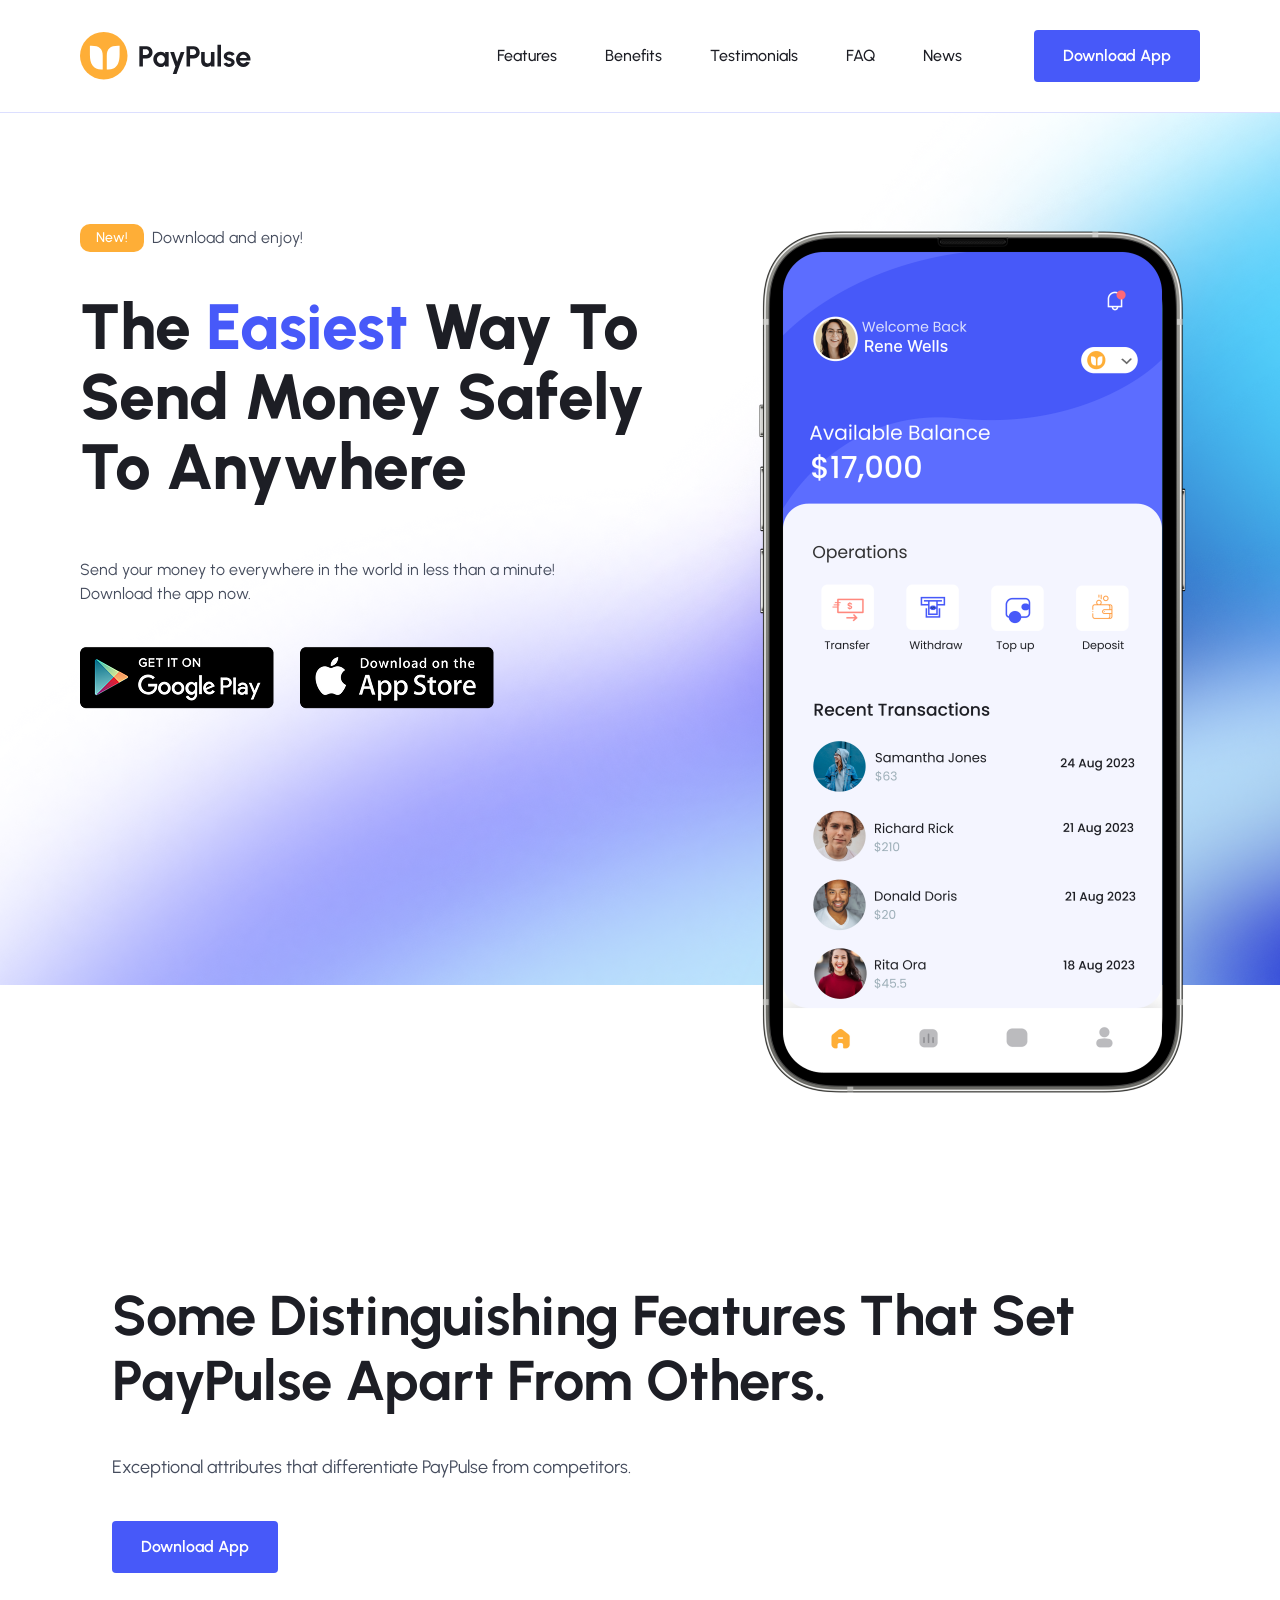
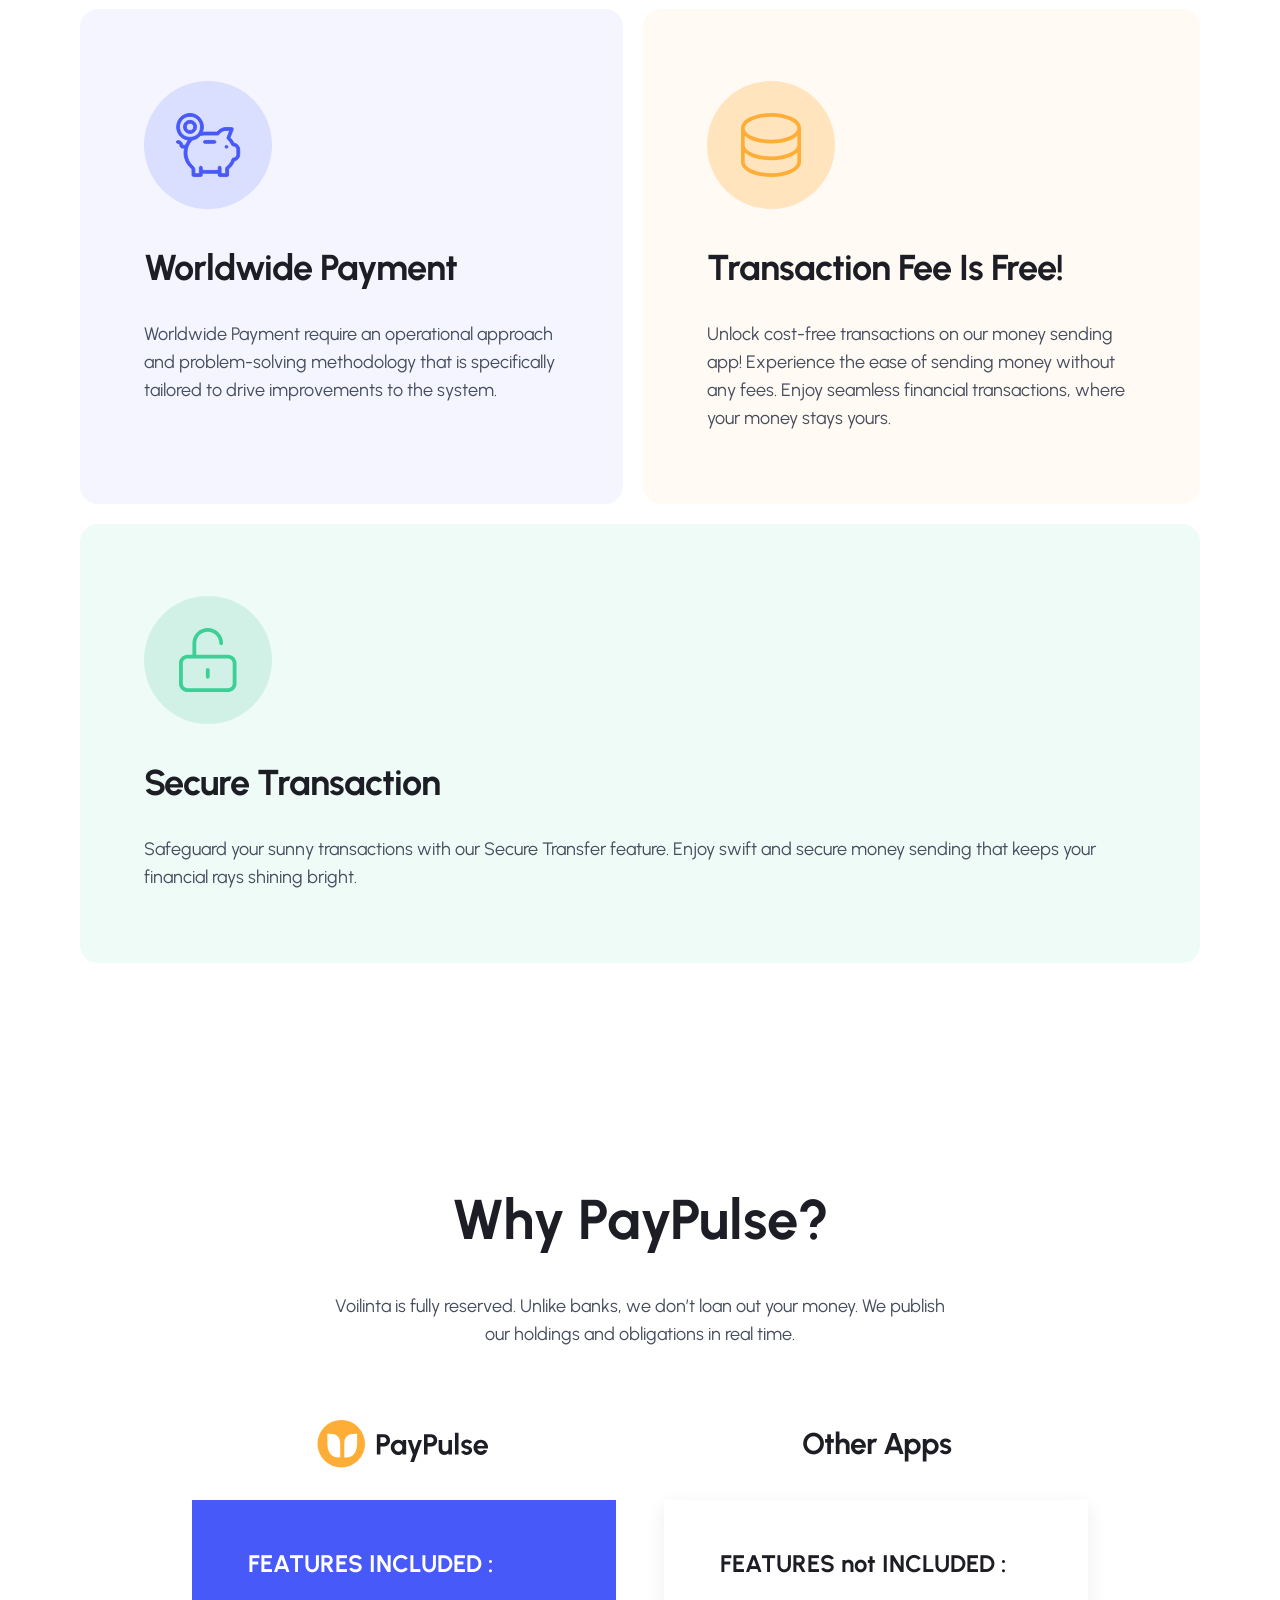
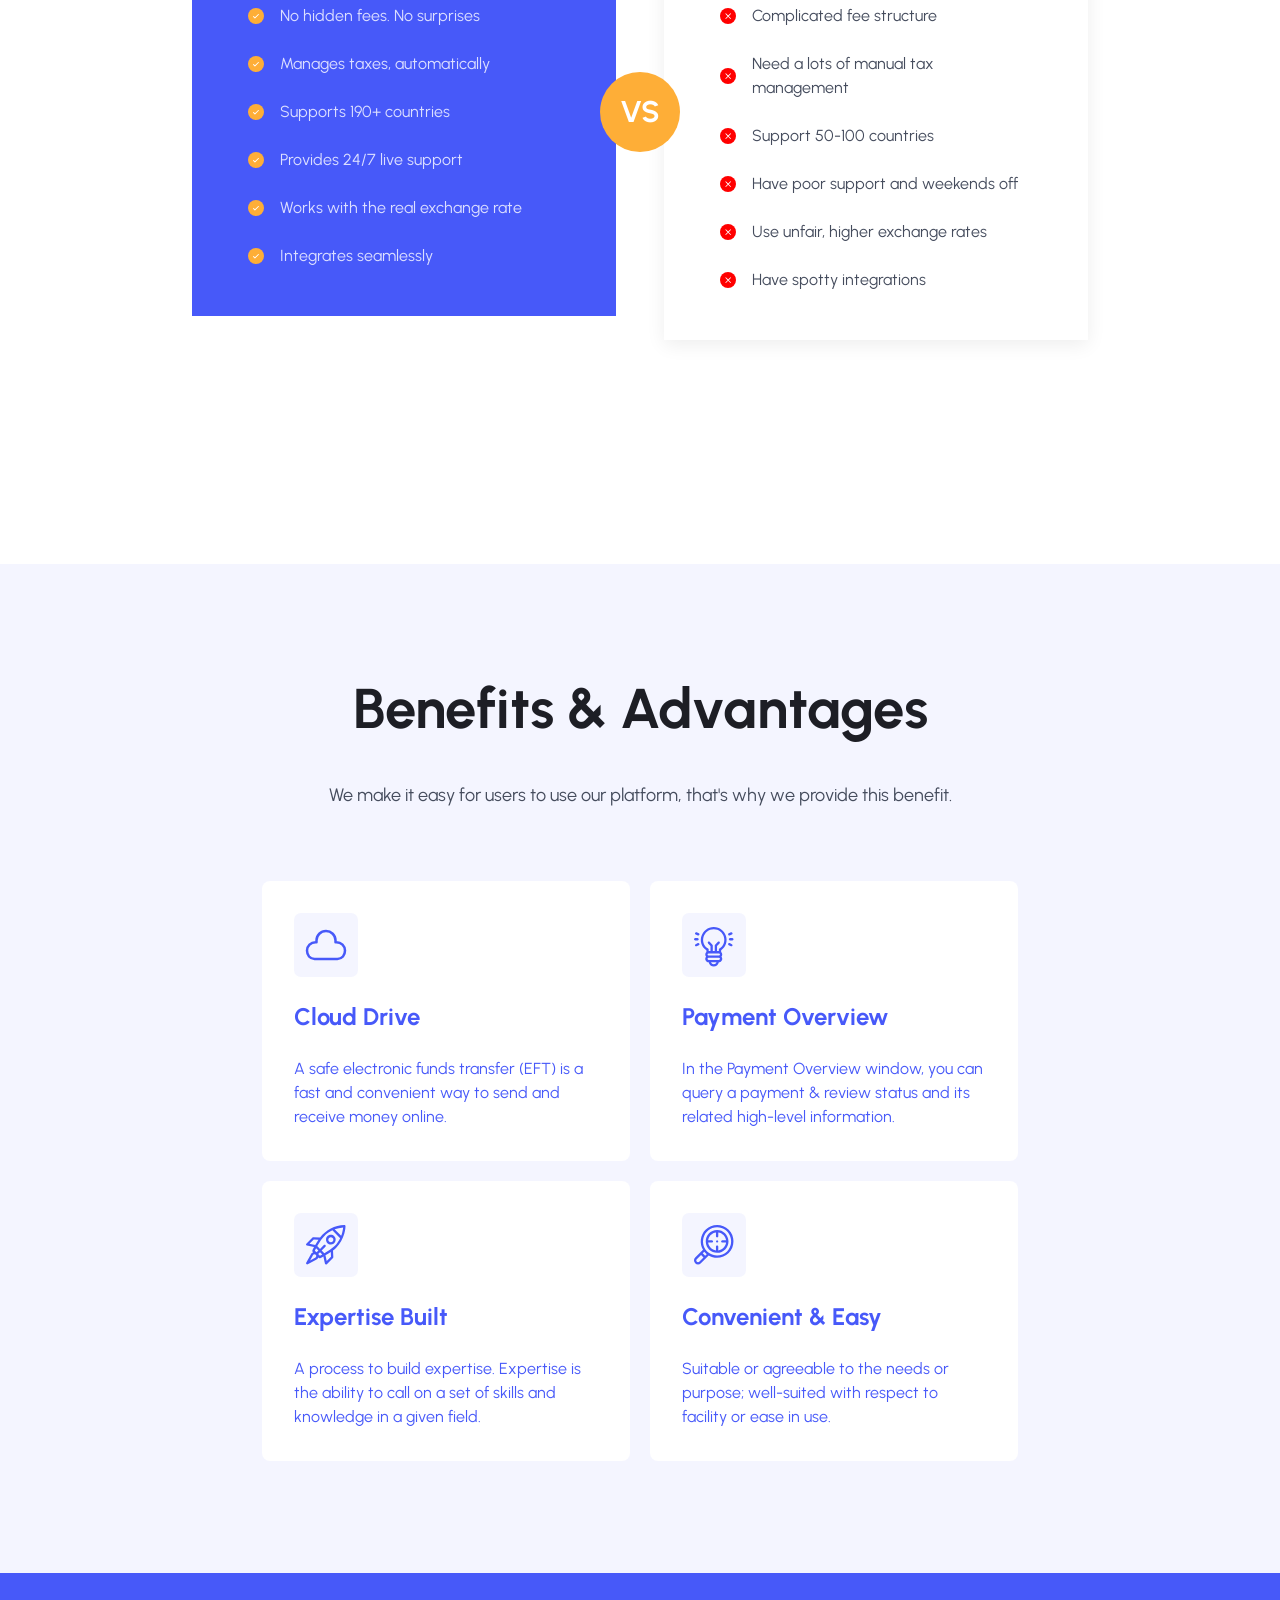
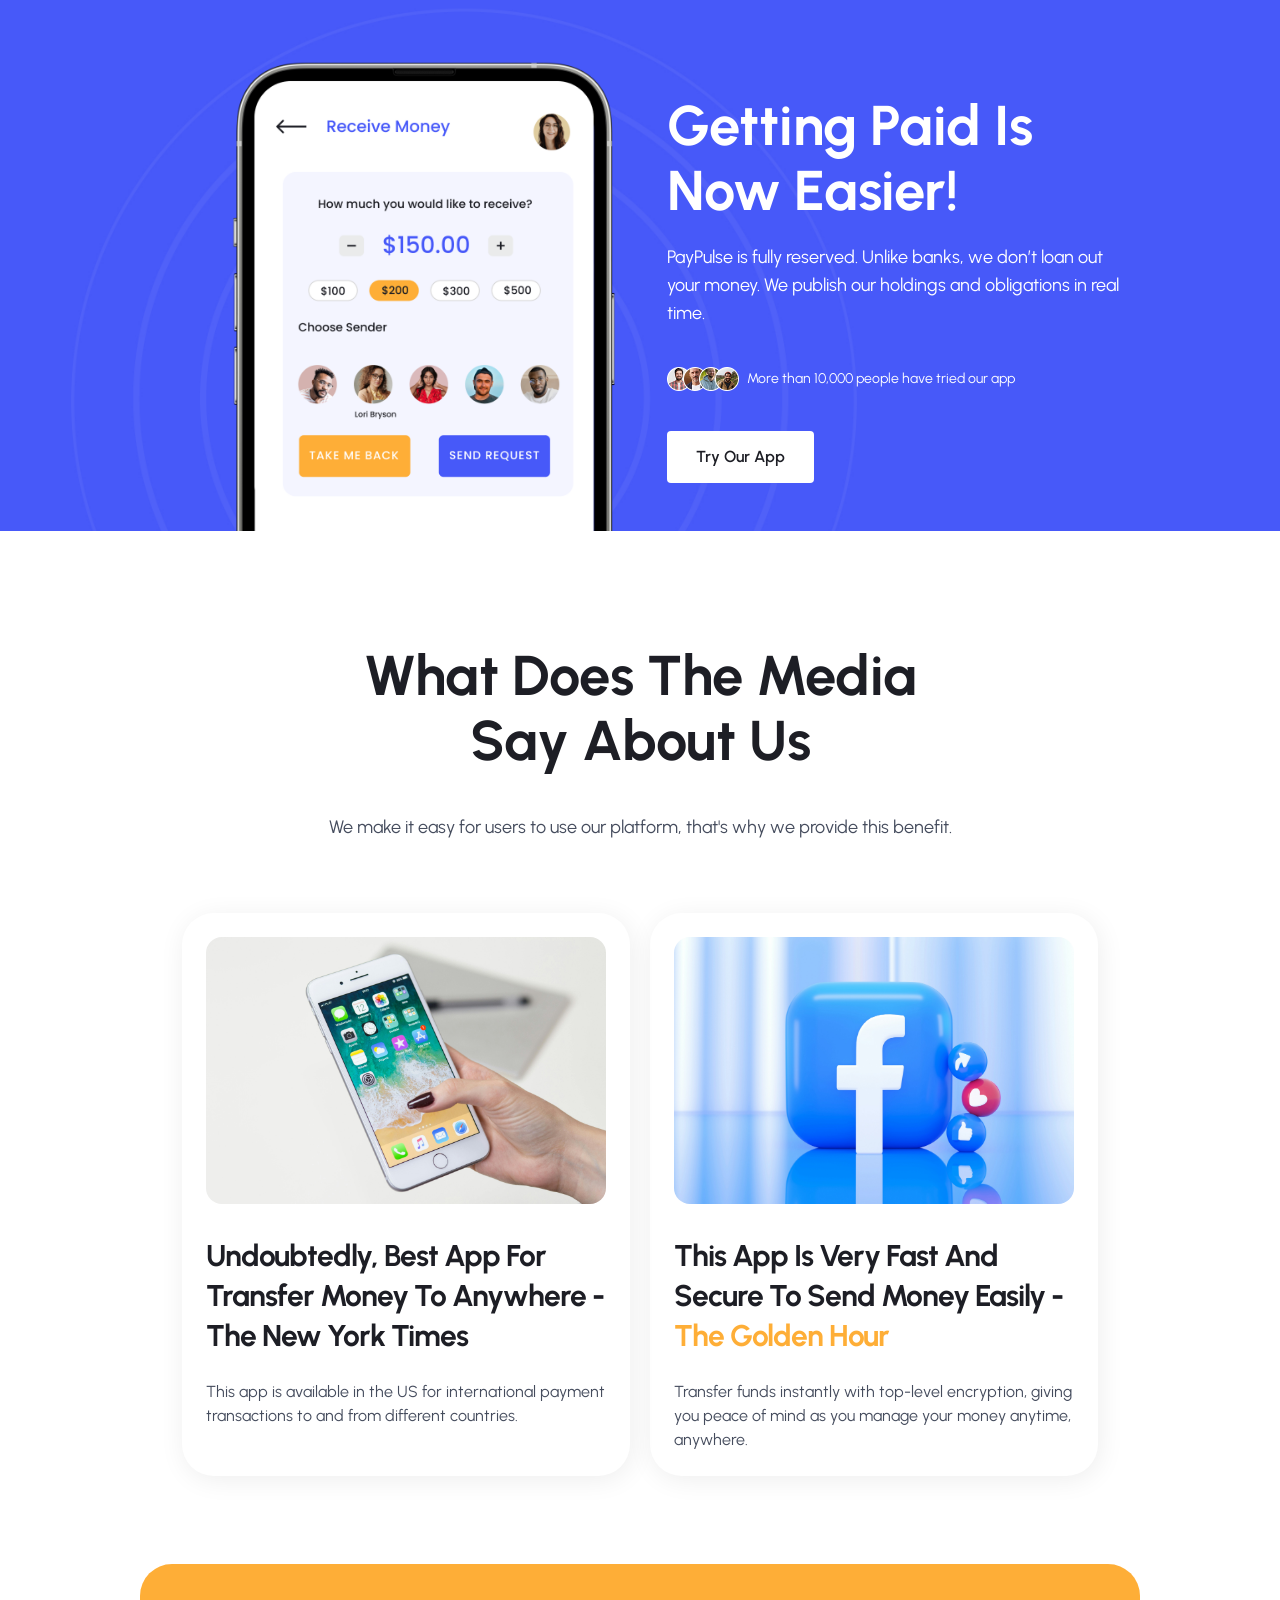
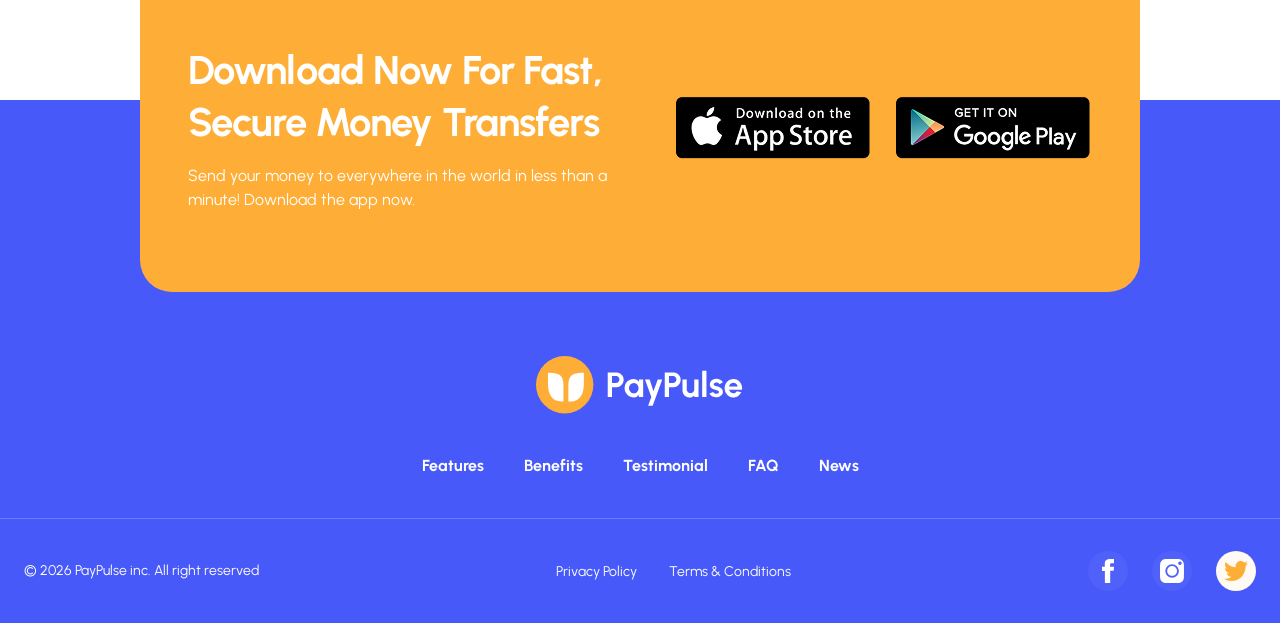
<file: index.html>
<!DOCTYPE html>
<html lang="en">

<head>
    <style>@import url('https://fonts.googleapis.com/css2?family=Urbanist:ital,wght@0,100..900;1,100..900&display=swap');</style>
    <meta charset="UTF-8">
    <meta name="viewport" content="width=device-width, initial-scale=1.0">
    <meta name="robots" content="index, follow">
    <meta name="description" content="Send your money to everywhere in the world in less than a minute! Download the app now.">
    <link rel="canonical" href="">
    <link rel="stylesheet" href="PayPulse.css">
    <link rel="shortcut icon" type="image/ico" href="/assets/web-icon.ico" />
    <title>PayPulse</title>
</head>

<body>
    <header>
        <!-- NAVIGATION -->
        <nav class="navbar">
            <img class="logo" src="assets/Logo.svg">
            <div class="menu-container">
                <ul class="menu">
                    <li><a href="#">Features</a></li>
                    <li><a href="#">Benefits</a></li>
                    <li><a href="#">Testimonials</a></li>
                    <li><a href="#">FAQ</a></li>
                    <li><a href="#">News</a></li>
                </ul>
                <a class="button-primary" href="#">Download App</a>
            
            <!-- MOBILE NAVIGATION -->
            <div class="dropdown">
                <div class="menu-button-container">
                    <a onclick="myFunction()" class="dropbtn"></a>
                </div>
                <div id="myDropdown" class="dropdown-content">
                    <li><a href="#">Features</a></li>
                    <li><a href="#">Benefits</a></li>
                    <li><a href="#">Testimonials</a></li>
                    <li><a href="#">FAQ</a></li>
                    <li><a href="#">News</a></li>
                </div>
            </div>
        </nav>
        <!-- HERO HEADER -->
        <div class="hero-header">
            <div id="background-image"></div>
            <div class="hero-content">
                <div class="col-left">
                    <div class="subheading">
                        <p class="new">New!</p>
                        <p class="body-text">Download and enjoy!</p>
                    </div>
                    <div class="hero-copy">
                        <h1 class="heading-1">The <span>Easiest</span> way to send money safely to anywhere</h1>
                        <div class="hero-copy-paragraph">
                            <p class="body-text">Send your money to everywhere in the world in less than a minute!</p>
                            <p class="body-text">Download the app now.</p>
                        </div>
                        <div class="app-links">
                            <img src="assets/Goggle Play.png" alt="Google Play badge with a multicolored play button icon on a black background.">
                            <img src="assets/App Store.png" alt="Black banner with white Apple logo and text reading 'Download on the App Store.'">
                        </div>
                    </div>
                </div>
                <img class="hero-phone" src="assets/bg-image.png" alt="Mobile banking app screen showing user profile with a $17,000 balance. Options for transfer, withdraw, top-up, and deposit are visible. Recent transactions list names, dates, and amounts.">
            </div>
        </div>
    </header>

    <main>
        <!-- ABOUT SECTION -->
        <section class="about-section">
            <div class="about-content">
                <div class="about-card" id="worldwide">
                    <img src="assets/IconBox-01.svg">
                    <h4 class="heading-4">Worldwide Payment</h4>
                    <p class="lead-text">Worldwide Payment require an operational approach and problem-solving methodology that is
                        specifically tailored to drive improvements to the system.</p>
                </div>
                <div class="about-card" id="features">
                    <h2 class="heading-2">Some distinguishing features that set PayPulse apart from others.</h2>
                    <p class="lead-text">Exceptional attributes that differentiate PayPulse from competitors.</p>
                    <a class="button-primary" href="#">Download App</a>
                </div>
                <div class="about-card" id="transaction">
                    <img src="assets/IconBox-03.svg">
                    <h4 class="heading-4">Transaction fee is free!</h4>
                    <p class="lead-text">Unlock cost-free transactions on our money sending app! Experience the ease of sending money
                        without any fees. Enjoy seamless financial transactions, where your money stays yours.</p>
                </div>
                <div class="about-card" id="secure">
                    <img src="assets/IconBox-02.svg">
                    <h4 class="heading-4">Secure Transaction</h4>
                    <p class="lead-text">Safeguard your sunny transactions with our Secure Transfer feature. Enjoy swift and secure money
                        sending that keeps your financial rays shining bright.</p>
                </div>
            </div>
        </section>
        
        <!-- WHY PAYPULSE? SECTION -->
        <section class="why-section">
            <div class="why-content">
                <h2 class="heading-2">Why PayPulse?</h2>
                <p class="lead-text">Voilinta is fully reserved. Unlike banks, we don’t loan out your money. We publish our holdings and
                    obligations in real time.</p>
                <div class="why-cards-container">
                    <div class="why-card">
                        <img src="assets/Logo.svg">
                        <div class="why-card-features" id="features-included">
                            <h6 class="heading-6">FEATURES INCLUDED :</h6>
                            <ul class="features-list">
                                <li><img src="assets/icon-check.svg">No hidden fees. No surprises</li>
                                <li><img src="assets/icon-check.svg">Manages taxes, automatically</li>
                                <li><img src="assets/icon-check.svg">Supports 190+ countries</li>
                                <li><img src="assets/icon-check.svg">Provides 24/7 live support</li>
                                <li><img src="assets/icon-check.svg">Works with the real exchange rate</li>
                                <li><img src="assets/icon-check.svg">Integrates seamlessly</li>
                            </ul>
                        </div>
                    </div>
                    <div id="vs">
                        <p>VS</p>
                    </div>
                    <div class="why-card">
                        <p id="other-apps">Other Apps</p>
                        <div class="why-card-features" id="features-not-included">
                            <h6 class="heading-6">FEATURES not INCLUDED :</h6>
                            <ul class="features-list">
                                <li><img src="assets/icon-error.svg">Complicated fee structure</li>
                                <li><img src="assets/icon-error.svg">Need a lots of manual tax management</li>
                                <li><img src="assets/icon-error.svg">Support 50-100 countries</li>
                                <li><img src="assets/icon-error.svg">Have poor support and weekends off</li>
                                <li><img src="assets/icon-error.svg">Use unfair, higher exchange rates</li>
                                <li><img src="assets/icon-error.svg">Have spotty integrations</li>
                            </ul>
                        </div>
                    </div>
                </div>
            </div>
        </section>

        <!-- BENEFITS & ADVANTAGES SECTION -->
        <section class="benefits-section">
            <h2 class="heading-2">Benefits & Advantages</h2>
            <p class="lead-text">We make it easy for users to use our platform, that's why we provide this benefit.</p>
            <div class="benefits-card-list">
                <div class="benefits-card">
                    <img src="assets/icon-cloud.svg">
                    <h6 class="heading-6">Cloud Drive</h6>
                    <p class="body-text">A safe electronic funds transfer (EFT) is a fast and convenient way to send and receive money
                        online.</p>
                </div>
                <div class="benefits-card">
                    <img src="assets/icon-light-bulb.svg">
                    <h6 class="heading-6">Payment Overview</h6>
                    <p class="body-text">In the Payment Overview window, you can query a payment & review status and its related
                        high-level information.</p>
                </div>
                <div class="benefits-card">
                    <img src="assets/icon-rocket.svg">
                    <h6 class="heading-6">Expertise Built</h6>
                    <p class="body-text">A process to build expertise. Expertise is the ability to call on a set of skills and knowledge
                        in a given field.</p>
                </div>
                <div class="benefits-card">
                    <img src="assets/icon-magnifier.svg">
                    <h6 class="heading-6">Convenient & Easy</h6>
                    <p class="body-text">Suitable or agreeable to the needs or purpose; well-suited with respect to facility or ease in
                        use.</p>
                </div>
            </div>
        </section>

        <!-- CTA SECTION -->
        <section class="cta-section">
            <img id="cta-phone" src="assets/phone-cta.png" alt="Mobile app interface titled 'Receive Money.'' Displays options to select amounts and choose a sender. Buttons read 'Take Me Back' and 'Send Request.'">
            <div class="col-right">
                <h2 class="heading-2">Getting Paid Is Now Easier!</h2>
                <p class="lead-text">PayPulse is fully reserved. Unlike banks, we don’t loan out your money. We publish our holdings and
                    obligations in real time.</p>
                <div class="cta-stats">
                    <img id="user-image" src="assets/users.png">
                    <p class="body-text">More than 10,000 people have tried our app</p>
                </div>
                <a href="#" class="button-primary">Try Our App</a>
            </div>
        </section>

        <!-- BLOG SECTION -->
        <section class="blog-section">
            <h2 class="heading-2">What Does The Media Say About Us</h2>
            <p class="lead-text">We make it easy for users to use our platform, that's why we provide this benefit.</p>
            <div class="blog-cards-container">
                <div class="blog-card">
                    <img src="assets/blog-card-image-1.jpg" alt="A hand with dark nail polish holds a white smartphone displaying a home screen with colorful app icons. The background is a blurred, light surface.">
                    <h5 class="heading-5">Undoubtedly, Best App for transfer money to anywhere - The New York times</h5>
                    <p class="body-text">This app is available in the US for international payment transactions to and from different
                        countries.</p>
                </div>
                <div class="blog-card">
                    <img src="assets/blog-card-image-2.jpg" alt="A blue, glossy Facebook icon is centered with smaller emoji spheres for like, love, and vote reactions stacked beside it, set against a blurred blue background.">
                    <h5 class="heading-5">This app is very fast and secure to send money easily - <span>The Golden Hour</span></h5>
                    <p class="body-text">Transfer funds instantly with top-level encryption, giving you peace of mind as you manage your
                        money anytime, anywhere.</p>
                </div>
            </div>
        </section>
    </main>

    <!-- FOOTER -->
    <footer>
        <div class="app-download-links">
            <div class="footer-col-left">
                <h3 class="heading-3">Download Now For Fast, Secure Money Transfers</h3>
                <p class="body-text">Send your money to everywhere in the world in less than a minute! Download the app now.</p>
            </div>
            <div class="footer-col-right">
                <img src="assets/App Store.png" alt="Black banner with white Apple logo and text reading 'Download on the App Store.'">
                <img src="assets/Goggle Play.png" alt="Google Play badge with a multicolored play button icon on a black background.">
            </div>
        </div>
        <div class="footer-content">
            <div class="footer-top">
                <img src="assets/Logo-footer.svg">
                <ul class="footer-menu">
                    <li><a href="#">Features</a></li>
                    <li><a href="#">Benefits</a></li>
                    <li><a href="#">Testimonial</a></li>
                    <li><a href="#">FAQ</a></li>
                    <li><a href="#">News</a></li>
                </ul>
            </div>
            <div class="footer-bottom">
                <p class="body-text">© 2026 PayPulse inc. All right reserved</p>
                <ul class="footer-legal-list">
                    <li><a href="#">Privacy Policy</a></li>
                    <li><a href="#">Terms & Conditions</a></li>
                </ul>
                <div class="footer-socials">
                    <img src="assets/social-icon-facebook.svg">
                    <img src="assets/social-icon-instagram.svg">
                    <img src="assets/social-icon-twitter.svg">
                </div>
            </div>
        </div>
    </footer>
</body>
</html>

<script>
    function myFunction() {
        document.getElementById("myDropdown").classList.toggle("show");
    }

    window.onclick = function (event) {
        if (!event.target.matches('.dropbtn')) {
            var dropdowns = document.getElementsByClassName("dropdown-content");
            var i;
            for (i = 0; i < dropdowns.length; i++) {
                var openDropdown = dropdowns[i];
                if (openDropdown.classList.contains('show')) {
                    openDropdown.classList.remove('show');
                }
            }
        }
    }
</script>
</file>
<file: PayPulse.css>
:root {
    /* COLOR VARIABLES */
    --color-white: #FFFFFF;
    --color-gray: #DCDFFF;
    --color-gray-2: #F4F5FF;
    --color-text: #1D1E25;
    --color-text-2: #454C5D;
    --color-accent: #4759F9;
    --color-accent-2: #FEAE37;
    --color-accent-3: #3CD097;
    --color-accent-100: #DADEFF;
    --color-accent-2-50: #FFE4BE;
    --color-accent-2-100: #FFFAF3;
    --color-accent-3-50: #D1F1E6;
    --color-accent-3-100: #EFFBF7;

    /* TYPOGRAPHY VARIABLES */
    --body-font: "Urbanist", sans-serif;

    --h1-size: 64px;
    --h2-size: 56px;
    --h3-size: 40px;
    --h4-size: 36px;
    --h5-size: 30px;
    --h6-size: 24px;
    --p-size-lead: 18px;
    --p-size-body: 16px;
    --p-size-small: 14px;

    --line-height-h1: 70px;
    --line-height-h2: 65px;
    --line-height-h3: 52px;
    --line-height-h4: 40px;
    --line-height-h5: 40px;
    --line-height-h6: 32px;
    --line-height-lead: 28px;
    --line-height-body: 24px;
    --line-height-small: 20px;

    --letter-spacing-h3: -0.88px;
    --letter-spacing-h4: -1px;
    --letter-spacing-h5: -1px;

    /* SPACING VARIABLES */
    --space-unit: 16px;         /*1em = 16px*/
    --space-1: 8px;             /*calc(0.5 * var(--space-unit))*/
    --space-2: 10px;            /*calc(0.625 * var(--space-unit))*/
    --space-3: 12px;            /*calc(0.75 * var(--space-unit))*/
    --space-4: 20px;            /*calc(1.25 * var(--space-unit))*/
    --space-5: 24px;            /*calc(1.5 * var(--space-unit))*/
    --space-6: 30px;            /*calc(1.875 * var(--space-unit))*/          
    --space-7: 32px;            /*calc(2 * var(--space-unit))*/
    --space-8: 40px;            /*calc(2.5 * var(--space-unit))*/
    --space-9: 48px;            /*calc(3 * var(--space-unit))*/
    --space-10: 56px;           /*calc(3.5 * var(--space-unit))*/
    --space-11: 64px;           /*calc(4 * var(--space-unit))*/
    --space-12: 72px;           /*calc(4.5 * var(--space-unit))*/
    --space-13: 80px;           /*calc(5 * var(--space-unit))*/
    --space-14: 112px;          /*calc(7 * var(--space-unit))*/
    --space-15: 200px;          /*calc(12.5 * var(--space-unit))*/
    --space-16: 256px;          /*calc(16 * var(--space-unit))*/
    --space-17: 288px;          /*calc(18 * var(--space-unit))*/
}

/* PRIMITIVES */

.button-primary {
    background-color: var(--color-accent);
    color: var(--color-white);
    border: none;
    padding: 14px 29px;
    margin: 0;
    font-family: var(--body-font);
    font-size: var(--p-size-body);
    font-weight: 600;
    line-height: var(--line-height-body);
    text-decoration: none;
    border-radius: 4px;
    transition: 0.3s;
}

.button-primary:hover {
    background-color: var(--color-gray);
    color: var(--color-accent);
}

.heading-1 {
    margin: 0;
    font-size: var(--h1-size);
    line-height: var(--line-height-h1);
    font-weight: 800;
    text-transform: capitalize;
    color: var(--color-text);
}

.heading-2 {
    margin: 0;
    font-size: var(--h2-size);
    line-height: var(--line-height-h2);
    font-weight: 700;
    text-transform: capitalize;
    color: var(--color-text);
}

.heading-3 {
    margin: 0;
    font-size: var(--h3-size);
    line-height: var(--line-height-h3);
    letter-spacing: var(--letter-spacing-h3);
    font-weight: 700;
    text-transform: capitalize;
    color: var(--color-text);
}

.heading-4 {
    margin: 0;
    font-size: var(--h4-size);
    line-height: var(--line-height-h4);
    letter-spacing: var(--letter-spacing-h4);
    font-weight: 700;
    text-transform: capitalize;
    color: var(--color-text);
}

.heading-5 {
    margin: 0;
    font-size: var(--h5-size);
    line-height: var(--line-height-h5);
    letter-spacing: var(--letter-spacing-h5);
    font-weight: 700;
    text-transform: capitalize;
    color: var(--color-text);
}

.heading-6 {
    margin: 0;
    font-size: var(--h6-size);
    line-height: var(--line-height-h6);
    font-weight: 700;
    text-transform: capitalize;
    color: var(--color-text);
}

.lead-text {
    margin: 0;
    color: var(--color-text-2);
    font-size: var(--p-size-lead);
    line-height: var(--line-height-lead);
    font-weight: 400;
    text-align: center;
}

.body-text {
    margin: 0;
    color: var(--color-text-2);
    font-size: var(--p-size-body);
    line-height: var(--line-height-body);
    font-weight: 400;
}

/* BURGER MENU STYLES */

header nav .dropdown {
    display: none;
}

.menu-button-container {
    margin: 0;
    padding: 0;
    display: flex;
    align-items: center;
    display: flex;
    justify-content: center;
    align-items: center;
}

.dropbtn {
    margin: 0;
    border: none;
    width: 40px;
    height: 40px;
    background-image: url(assets/menu.svg);
    background-repeat: no-repeat;
    background-size: contain;
}

.dropbtn:hover, .dropbtn:focus {
    background-color: transparent;
}

.dropdown {
    position: relative;
    display: inline-block;
}

.dropdown-content {
    display: none;
    position: absolute;
    background-color: var(--color-white);
    min-width: 160px;
    z-index: 1;
    right: -40px;
    top: 80px;
    list-style: none;
    width: 100vw;
}

.dropdown-content a {
    padding: 16px 40px;
    text-decoration: none;
    display: block;
    color: var(--color-text);
    text-align: center;
    font-weight: 400;
}

.dropdown-content a:hover {background-color: #DADEFF;}

.show {display:block;}

body {
    font-family: var(--body-font);
    color: var(--color-text);
    font-size: var(--p-size-body);
    font-weight: 400;
    line-height: var(--line-height-body);
    margin: 0;
    width: 100%;
}

header {
    justify-content: center;
    display: flex;
    flex-direction: column;
    align-items: center;
    justify-content: center;
    width: 100%;
}

/* NAVIGATION */

.navbar {
    width: 100%;
    display: flex;
    justify-content: space-between;
    align-items: center;
    max-width: 1600px;
}

.navbar .menu-container {
    padding: var(--space-6) var(--space-13) var(--space-6) 0;
    display: flex;
}

.navbar .menu-container .menu {
    margin: 0 var(--space-9) 0 0;
    display: flex;
    align-items: center;
}

.menu-container .menu li {
    list-style-type: none;
}

.menu-container .menu li a {
    margin: 0 var(--space-5);
    text-decoration: none;
    color: var(--color-text);
    font-weight: 500;
}

.navbar .logo {
    padding: 0 0 0 var(--space-13); 
}

/* HERO HEADER */

header .hero-header {
    padding: var(--space-14) 0 var(--space-10) 0;
    width: 100%;
    display: flex;
    justify-content: center;
}

#background-image {
    position: absolute;
    z-index: -1;
    min-height: 872px;
    width: 100%;
    top: var(--space-14);
    border-top: 1px solid var(--color-gray);
    background-image: url(assets/background-mesh-gradient.png);
    background-repeat: no-repeat;
    background-size: cover;
    background-position: center;
}

header .hero-header .hero-content {
    display: flex;
    justify-content: space-between;
    width: 1440px;
}

header .hero-header .hero-content .col-left {
    margin: 0 0 0 var(--space-13);
}

.hero-header .hero-content .col-left .subheading {
    margin: 0 0 var(--space-8) 0;
    display: flex;
    align-items: center;
    color: var(--color-text-2);
    font-size: var(--p-size-body);
    line-height: var(--line-height-body);
    font-weight: 400;
}

.hero-header .hero-content .col-left .subheading .new {
    margin: 0 var(--space-1) 0 0;
    padding: 4px 16px;
    background-color: var(--color-accent-2);
    color: var(--color-white);
    font-size: var(--p-size-small);
    line-height: var(--line-height-small);
    font-weight: 500;
    border-radius: 10px;
}

.hero-header .hero-content .col-left .heading-1 {
    max-width: 566px;
}

.hero-header .hero-content .col-left .heading-1 span {
    color: var(--color-accent);
}

.hero-header .hero-content .col-left .hero-copy-paragraph {
    margin: var(--space-10) 0 var(--space-8) 0;
}

.hero-header .hero-content .app-links {
    display: flex;
    column-gap: var(--space-5);
}

.hero-header .hero-content .hero-phone {
    margin: 0 var(--space-13);
    max-height: 875px;
}

/* ABOUT SECTION */

main {
    display: flex;
    justify-content: center;
    flex-direction: column;
    width: 100%;
}

main .about-section {
    margin: var(--space-14) var(--space-13);
    display: flex;
    justify-content: center;
    align-items: center;
}

.about-section .about-content {
    margin: 0;
    display: grid;
    grid-template-areas: "worldwide features"
                         "transaction secure";
    row-gap: var(--space-4);
    column-gap: var(--space-4);
    max-width: 1280px;
}

.about-section .about-content .about-card {
    border-radius: 18px;
}

.about-section .about-card .heading-2 {
    margin: 0 0 var(--space-8) 0;
}

.about-section .about-card .heading-4 {
    margin: 0 0 var(--space-7) 0;
}

.about-section .about-card .lead-text {
    text-align: left;
    width: 502px;
}

#worldwide, #transaction, #secure {
    padding: var(--space-12) var(--space-11);
}

.about-card > img {
    margin-bottom: var(--space-7);
}

#worldwide {
    background-color: var(--color-gray-2);
}

#features {
    margin: var(--space-unit) var(--space-7);
    display: flex;
    justify-content: center;
    flex-direction: column;
    align-items: flex-start;
}

#features > .lead-text {
    margin: 0 0 var(--space-8) 0;
}

#transaction {
    background-color: var(--color-accent-2-100);
}

#secure {
    background-color: var(--color-accent-3-100);
}

/* WHY PAYPULSE? SECTION */

main .why-section {
    margin: var(--space-14) var(--space-13);
}

.why-section .why-content {
    display: flex;
    flex-direction: column;
    align-items: center;
}

.why-section .why-content .heading-2 {
    margin: 0 0 var(--space-8) 0;
}

.why-section .why-content .lead-text {
    max-width: 630px;
}

.why-content .why-cards-container {
    margin: var(--space-12) 0 0 0;
    display: flex;
    justify-content: center;
    position: relative;
    column-gap: var(--space-9);
}

.why-content .why-cards-container .why-card {
    display: flex;
    flex-direction: column;
    width: 424px;
}

.why-cards-container .why-card .why-card-features {
    padding: var(--space-9) var(--space-10);
    display: flex;
    justify-content: center;
    flex-direction: column;
    row-gap: var(--space-5);
}

#features-included {
    background-color: var(--color-accent);
    color: var(--color-white);
}

#features-included > .heading-6 {
    color: var(--color-white);
}

#features-included .features-list > li {
    color: var(--color-gray);
}

#features-not-included {
    background-color: var(--color-white);
    box-shadow: 0px 5px 18px rgba(0, 0, 0, 0.07);
}

#other-apps {
    margin: 0 0 var(--space-7) 0;
    font-size: var(--h5-size);
    line-height: var(--line-height-h5);
    letter-spacing: var(--letter-spacing-h5);
    font-weight: 700;
    text-align: center;
    height: 48px;
    display: flex;
    justify-content: center;
    align-items: center;
}

.why-card .why-card-features .heading-6 {
    text-transform: none;
}

.why-cards-container .why-card .why-card-features .features-list {
    margin: 0;
    padding: 0;
    display: flex;
    flex-direction: column;
    row-gap: var(--space-5);
}

.why-cards-container .why-card .why-card-features .features-list li {
    color: var(--color-text-2);
    display: flex;
    align-items: center;
}

.why-card .why-card-features .features-list li > img {
    margin: 0 var(--space-unit) 0 0;
}

.why-cards-container .why-card > img {
    margin: 0 0 var(--space-7) 0;
    height: 48px;
}

#vs {
    position: absolute;
    top: 252px;
    height: 80px;
    width: 80px;
    border-radius: 80px;
    background-color: var(--color-accent-2);
    display: flex;
    justify-content: center;
    align-items: center;
}

#vs > p {
    margin: 0;
    text-align: center;
    font-size: var(--h5-size);
    line-height: 36px;
    font-weight: 700;
    color: var(--color-white);
}

/* BENEFITS & ADVANTAGES SECTION */

main .benefits-section {
    margin: var(--space-14) 0 0 0;
    padding: var(--space-14) var(--space-13);
    display: flex;
    justify-content: center;
    align-items: center;
    flex-direction: column;
    background-color: var(--color-gray-2);
}

.benefits-section .heading-2 {
    margin: 0 0 var(--space-8) 0;
    text-align: center;
}

.benefits-section .benefits-card-list {
    margin: var(--space-12) 0 0 0;
    display: grid;
    grid-gap: var(--space-4);
    grid-template-columns: 1fr 1fr 1fr 1fr;
}

.benefits-section .benefits-card-list .benefits-card {
    padding: var(--space-7);
    background-color: var(--color-white);
    max-width: 304px;
    border-radius: 8px;
    display: flex;
    flex-direction: column;
    row-gap: var(--space-5);
}

.benefits-section .benefits-card-list .benefits-card img {
    height: 64px;
    width: 64px;
}

.benefits-section .benefits-card-list .benefits-card .heading-6 {
    color: var(--color-accent);
}

.benefits-section .benefits-card-list .benefits-card .body-text {
    color: var(--color-accent);
}

/* CTA SECTION */

main .cta-section {
    padding: var(--space-8) 0 0 0;
    background-image: url(assets/cta-background.jpg);
    background-repeat: no-repeat;
    background-size: cover;
    display: flex;
    justify-content: center;
    align-items: center;
    column-gap: var(--space-14);
    position: relative;
}

#cta-phone {
    margin: 0 0 0 var(--space-13);
    max-width: 486px;
}

.cta-section .col-right {
    margin: var(--space-13) 0 var(--space-9) 0;
    display: flex;
    flex-direction: column;
    align-items: flex-start;
    max-width: 520px;
}

.cta-section .col-right .heading-2 {
    margin: 0 0 var(--space-4) 0;
    color: var(--color-white);
}

.cta-section .col-right .lead-text {
    margin: 0 0 var(--space-8) 0;
    color: var(--color-white);
    text-align: left;
}

.cta-section .col-right .cta-stats {
    margin: 0 0 var(--space-8) 0;
    display: flex;
    align-items: center;
}

.cta-section .col-right .cta-stats .body-text {
    color: var(--color-white);
    font-size: var(--p-size-small);
}

.cta-section .col-right .cta-stats .cta-stats-images {
    margin: 0 var(--space-10) 0 0;
    height: 24px;
    position: relative;
}

#user-image {
    margin: 0 var(--space-1) 0 0;
    height: 24px;
}

.col-right > .button-primary {
    background-color: var(--color-white);
    color: var(--color-text);
    transition: 0.3s;
}

.col-right > .button-primary:hover {
    background-color: var(--color-gray);
}

/* BLOG SECTION */

main .blog-section {
    margin: var(--space-14) 0;
    display: flex;
    justify-content: center;
    align-items: center;
    flex-direction: column;
}

main .blog-section .heading-2 {
    margin: 0 0 var(--space-8) 0;
    text-align: center;
    max-width: 588px;
}

.blog-section .blog-cards-container {
    margin: var(--space-12) 0 0 0;
    display: grid;
    grid-gap: var(--space-4);
    grid-template-columns: 1fr 1fr;
}

.blog-section .blog-cards-container .blog-card {
    padding: var(--space-7);
    border-radius: 32px;
    box-shadow: 2px 4px 27px rgba(0, 0, 0, 0.07);
    max-width: 630px;
    display: flex;
    flex-direction: column;
    align-items: center;
}

.blog-cards-container .blog-card > img {
    margin: 0 0 var(--space-7) 0;
    max-width: 566px;
    object-fit: cover;
    aspect-ratio: 3 / 2;
    border-radius: 16px;
}

.blog-cards-container .blog-card .heading-5 {
    margin: 0 0 var(--space-5) 0;
    max-width: 566px;
}

.blog-cards-container .blog-card .heading-5 span {
    color: var(--color-accent-2);
}

.blog-cards-container .blog-card .body-text {
    max-width: 566px;
}

/* FOOTER */

footer {
    padding: var(--space-14) 0 0 0;
    display: flex;
    align-items: center;
    justify-content: center;
    flex-direction: column;
    position: relative;
}

footer .app-download-links {
    padding: var(--space-13) var(--space-9);
    display: grid;
    align-items: center;
    grid-template-columns: 1fr 1fr;
    background-color: var(--color-accent-2);
    border-radius: 32px;
    max-width: 1280px;
    position: absolute;
    top: -24px;
}

footer .app-download-links .footer-col-left {
    max-width: 582px;
}

footer .app-download-links .footer-col-left .heading-3 {
    margin: 0 0 var(--space-unit) 0;
    color: var(--color-white);
}

footer .app-download-links .footer-col-left .body-text {
    color: var(--color-white); 
}

footer .app-download-links .footer-col-right {
    display: flex;
    justify-content: end;
    column-gap: var(--space-5);
}

.app-download-links .footer-col-right img {
    height: 64px;
}

footer .footer-content {
    padding: var(--space-16) 0 var(--space-7) 0;
    background-color: var(--color-accent);
    width: 100%;
    display: flex;
    justify-content: center;
    align-items: center;
    flex-direction: column;
}

.footer-content .footer-top {
    width: 100%;
    max-width: 1280px;
    display: flex;
    justify-content: center;
    align-items: center;
    flex-direction: column;  
}

.footer-content .footer-top img {
    margin: 0 0 var(--space-8) 0;
    height: 58px;
}

.footer-content .footer-top .footer-menu {
    margin: 0 0 var(--space-8) 0;
    padding: 0;
    list-style-type: none;
    display: flex;
    align-items: center;
    justify-content: center;
    column-gap: var(--space-8);
}

.footer-content .footer-top .footer-menu li a {
    text-decoration: none;
    font-weight: 700;
    color: var(--color-white);
    text-align: center;
}

.footer-content .footer-bottom {
    width: 100%;
    max-width: 1280px;
    padding: var(--space-7) 0 0 0;
    display: flex;
    flex-direction: row;
    justify-content: space-between;
    align-items: center;
    border-top: solid 1px rgba(255, 255, 255, 0.2);
}

.footer-content .footer-bottom .body-text {
    color: var(--color-white);
    font-size: var(--p-size-small);
    line-height: var(--line-height-small);
}

.footer-content .footer-bottom .footer-legal-list {
    margin: 0;
    padding: 0;
    list-style-type: none;
    display: flex;
    justify-content: center;
    align-items: center;
    column-gap: var(--space-7);
}

.footer-content .footer-bottom .footer-legal-list li a {
    text-decoration: none;
    font-size: var(--p-size-small);
    line-height: var(--line-height-small);
    color: var(--color-white);
    text-align: center;
}
.footer-content .footer-bottom .footer-socials {
    display: flex;
    justify-content: center;
    align-items: center;
    column-gap: var(--space-5);
}

.footer-content .footer-bottom .footer-socials img {
    width: 40px;
    height: 40px;
}

/* MOBILE BREAKPOINTS */

@media only screen and (max-width: 1380px) {
  
    /* ABOUT SECTION */

    #features {
        grid-area: a;
    }

    #worldwide {
        grid-area: b;
    }

    #transaction {
        grid-area: c;
    }

    #secure {
        grid-area: d;
    }

    .about-section .about-content {
        grid-template-areas: "a a"
                             "b c"
                             "d d";
    }

    .about-section .about-content .lead-text {
        width: auto;
    }

    /* BENEFITS & ADVANTAGES */

    .benefits-section .benefits-card-list {
        grid-template-columns: 1fr 1fr;
    }

    /* CTA SECTION */

    main .cta-section {
        column-gap: var(--space-8);
    }

    #cta-phone {
        max-width: 406px;
        align-self: self-end;
    }

    .cta-section .col-right {
        max-width: 472px;
    }

    /* BLOG SECTION */

    .blog-section .blog-cards-container .blog-card {
        padding: var(--space-5);
        max-width: 400px;
    }

    .blog-cards-container .blog-card img {
        max-width: 400px;
    }

    /* FOOTER */

    footer .app-download-links {
        max-width: 904px;
    }

    footer .app-download-links .footer-col-left {
        max-width: none;
    }

    .footer-content .footer-bottom .body-text {
        margin-left: var(--space-5);
    }

    .footer-content .footer-bottom .footer-socials {
        margin-right: var(--space-5);
    }
}

@media only screen and (max-width: 1120px) {

    /* NAVIGATION */

    .navbar .logo {
        padding: 0 0 0 var(--space-8);
    }

    .navbar .menu-container {
        padding: var(--space-6) var(--space-8) var(--space-6) 0;
    }

    .navbar .menu-container .menu {
        margin: 0 var(--space-unit) 0 0;
    }

    .menu-container .menu li a {
        margin: 0 var(--space-unit);
    }

    /* HERO HEADER */

    #background-image {
        min-height: 744px;
    }

    .hero-header .hero-content .hero-phone {
        margin: 0 var(--space-8);
        max-height: 744px;
    }

    header .hero-header .hero-content .col-left {
        margin: 0 0 0 var(--space-8);
    }

    .hero-header .hero-content .col-left .subheading {
        margin: 0 0 var(--space-5) 0;
    }

    .hero-header .hero-content .col-left .hero-copy-paragraph {
        margin: var(--space-5) 0 var(--space-5) 0;
    }

    .hero-header .hero-content .app-links {
        column-gap: var(--space-unit);
    }

    /* ABOUT SECTION */

    main .about-section {
        margin: var(--space-14) var(--space-8);
    }

    /* BENEFITS & ADVANTAGES SECTION */

    main .benefits-section {
        padding: var(--space-14) var(--space-8);
    }

    /* CTA SECTION */

    #cta-phone {
        margin: 0 0 0 var(--space-8);
    }

    .cta-section .col-right .lead-text {
        max-width: 360px;
    }

    /* BLOG SECTION */

    .blog-section .blog-cards-container .blog-card {
        max-width: 380px;
    }

    .blog-cards-container .blog-card img {
        max-width: 380px;
    }

    /* FOOTER */

    footer .app-download-links {
        max-width: none;
        margin: 0 var(--space-8);
        padding: var(--space-11) var(--space-8);
        top: -48px;
    }

    footer .app-download-links .footer-col-right {
        flex-wrap: wrap;
        row-gap: var(--space-4);
    }
}

@media only screen and (max-width: 972px) {

    /* NAVIGATION */

    .navbar .menu-container .menu {
        display: none;
    }

    .navbar .menu-container .button-primary {
        display: none;
    }

    .navbar .logo {
        padding: var(--space-6) 0 var(--space-6) var(--space-8);
    }

    header nav .dropdown {
        display: inline-block;
    }

    /* HERO HEADER */

    header .hero-header {
        padding: var(--space-12) 0 0 0;
    }

    header .hero-header .hero-content {
        flex-wrap: wrap;
        flex-direction: column;
        justify-content: center;
        align-items: center;
        width: auto;
    }

    header .hero-header .hero-content .col-left {
        margin: 0;
    }

    .hero-header .hero-content .col-left .hero-copy {
        display: flex;
        flex-direction: column;
        align-items: center;
    }

    .hero-header .hero-content .col-left .subheading {
        justify-content: center;
    }

    .hero-header .hero-content .col-left .heading-1 {
        font-size: var(--h2-size);
        line-height: var(--line-height-h2);
        text-align: center;
        max-width: 650px;
    }

    .hero-header .hero-content .col-left .hero-copy-paragraph {
        text-align: center;
    }

    .hero-header .hero-content .hero-phone {
        margin: var(--space-8) var(--space-8) 0 var(--space-8);
        max-height: 572px;
    }

    #background-image {
        min-height: 872px;
    }
    
    /* ABOUT SECTION */

    main .about-section {
        margin: var(--space-14) var(--space-8) var(--space-10) var(--space-8);
    }

    .about-section .about-card .heading-2 {
        font-size: var(--line-height-h3);
        line-height: var(--line-height-h3);
        letter-spacing: var(--letter-spacing-h3);
    }

    /* WHY PAYPULSE? SECTION */

    main .why-section {
        margin: var(--space-14) var(--space-8);
    }

    .why-section .why-content .heading-2 {
        font-size: var(--h3-size);
        line-height: var(--line-height-h3);
        letter-spacing: var(--letter-spacing-h3);
        margin: 0 0 var(--space-4) 0;
    }

    .why-content .why-cards-container {
        flex-direction: column;
        row-gap: var(--space-9);
    }

    #vs {
        top: 472px;
        left: 176px;
    }

    /* BENEFITS & ADVANTAGES SECTION */

    main .benefits-section {
        margin: 0;
    }

    .benefits-section .heading-2 {
        font-size: var(--h3-size);
        line-height: var(--line-height-h3);
        letter-spacing: var(--letter-spacing-h3);
        margin: 0 0 var(--space-4) 0;
    }

    /* CTA SECTION */

    main .cta-section {
        flex-direction: column-reverse;
    }

    .cta-section .col-right .heading-2 {
        font-size: var(--h3-size);
        line-height: var(--line-height-h3);
        letter-spacing: var(--letter-spacing-h3);
    }

    #cta-phone {
        margin: 0;
        align-self: auto;
    }

    /* BLOG SECTION */

    main .blog-section .heading-2 {
        font-size: var(--h3-size);
        line-height: var(--line-height-h3);
        letter-spacing: var(--letter-spacing-h3);
        margin: 0 0 var(--space-4) 0;
        max-width: 400px;
    }

    .blog-section .blog-cards-container {
        grid-template-columns: 1fr;
        grid-gap: var(--space-8);
    }

    /* FOOTER */

    .footer-content .footer-bottom .footer-legal-list {
        column-gap: var(--space-unit);
    }
}

@media only screen and (max-width: 744px) {

    /* HERO HEADER */

    .hero-header .hero-content .col-left .heading-1 {
        max-width: 380px;
    }

    /* ABOUT SECTION */

    .about-section .about-content {
        grid-template-areas: "a a"
                             "b b"
                             "c c"
                             "d d";
    }

    /* WHY PAYPULSE? SECTION */

    main .why-section {
        margin: var(--space-10) var(--space-8);
    }

    /* BENEFITS & ADVANTAGES SECTION */

    .benefits-section .benefits-card-list {
        grid-template-columns: 1fr;
    }

    .benefits-section .benefits-card-list .benefits-card {
        max-width: none;
    }

    /* FOOTER */

    footer .app-download-links {
        grid-template-columns: 1fr;
        grid-gap: var(--space-9);
    }

    footer .footer-content {
        padding: var(--space-17) 0 var(--space-7) 0;
    }
    
    .footer-content .footer-bottom {
        flex-direction: column;
        justify-content: center;
        row-gap:var(--space-5);
    }

    .footer-content .footer-bottom .body-text {
        margin: 0;
        text-align: center;
    }
}

@media only screen and (max-width: 576px) {

    /* NAVIGATION */

    .navbar .logo {
        padding: var(--space-6) 0 var(--space-6) var(--space-6);
    }

    /* HERO HEADER */

    .hero-header .hero-content .app-links {
        flex-direction: column;
        row-gap: var(--space-1);
    }

    .hero-header .hero-content .hero-phone {
        margin: var(--space-8) 0 0 0;
    }

    .hero-header .hero-content .col-left .body-text {
        max-width: 360px;
    }

    /* ABOUT SECTION */

    #features {
        margin: 0;
    }

    #worldwide, #transaction, #secure {
        padding: var(--space-9) var(--space-5);
    }

    .about-card > img {
        margin-bottom: var(--space-5);
    }

    .about-section .about-card .heading-4 {
        margin: 0 0 var(--space-5) 0;
    }

    /* WHY PAYPULSE? SECTION */

   .why-content .why-cards-container {
        margin: var(--space-8) 0 0 0;
   }

   /* BENEFITS & ADVANTAGES SECTION */

   .benefits-section .benefits-card-list {
        margin: var(--space-8) 0 0 0;
   }

    /* CTA SECTION */

    main .cta-section {
        padding: 0;
    }

    .cta-section .col-right {
        max-width: 320px;
    }

    .cta-stats {
        flex-direction: column;
    }

    #user-image {
        margin: 0 0 var(--space-1) 0;
        align-self: self-start;
    }

    .cta-section .col-right .lead-text {
        margin: 0 0 var(--space-5) 0;
        max-width: 320px;
    }

    #cta-phone {
        max-width: 288px;
    }

    /* BLOG SECTION */

    main .blog-section {
        margin: var(--space-14) 0 var(--space-14) 0;
    }

    main .blog-section .heading-2 {
        max-width: 360px;
    }

    main .blog-section .lead-text {
        max-width: 360px;
    }

    .blog-section .blog-cards-container {
        margin: var(--space-8) 0 0 0;
    }

    .blog-section .blog-cards-container .blog-card {
        max-width: 304px;
    }

    .blog-cards-container .blog-card img {
        max-width: 304px;
    }

    .blog-cards-container .blog-card .heading-5 {
        font-size: var(--h6-size);
        line-height: var(--line-height-h6);
        margin: 0 0 var(--space-unit) 0;
    }

    /* FOOTER */

    footer .app-download-links {
        margin: 0 var(--space-5);
        padding: var(--space-8) var(--space-7);
    }

    footer .app-download-links .footer-col-left .heading-3 {
        font-size: var(--h5-size);
        line-height: var(--line-height-h5);
        letter-spacing: var(--letter-spacing-h5);
    }

    footer .app-download-links .footer-col-right {
        align-items: center;
        justify-content: center;
    }

    .footer-content .footer-top .footer-menu {
        flex-direction: column;
        row-gap: var(--space-unit);
    }
}

@media only screen and (max-width: 527px) {

    /* FOOTER */

    footer {
        padding: var(--space-15) 0 0 0;
    }

    footer .footer-content {
        padding: var(--space-16) 0 var(--space-7) 0;
    }
}

@media only screen and (max-width: 440px) {

    /* HERO HEADER */

    .hero-header .hero-content .col-left .hero-copy{
        align-items: flex-start;
    }

    .hero-header .hero-content .col-left .subheading {
        justify-content: flex-start;
    }

    .hero-header .hero-content .col-left .heading-1 {
        max-width: 320px;
        text-align: left;
    }

    .hero-header .hero-content .col-left .body-text {
        text-align: left;
        max-width: 320px;
    }

    /* ABOUT SECTION */

    .about-section .about-content {
        max-width: 340px;
    }

    /* WHY PAYPULSE? SECTION */

    .why-content .why-cards-container .why-card {
        width: 344px;
    }

    .why-cards-container .why-card .why-card-features {
        padding: var(--space-9);
    }

    .why-cards-container .why-card .why-card-features .features-list li {
        align-items: flex-start;
    }

    .why-card .why-card-features .features-list li > img {
        margin: 3px var(--space-unit) 0 0;
    }

    #vs {
        top: 496px;
        left: 136px;
    }

    /* BLOG SECTION */

    main .blog-section .heading-2 {
        max-width: 240px;
    }

    main .blog-section .lead-text {
        max-width: 288px;
    }
}

@media only screen and (max-width: 415px) {

    /* FOOTER */

    .footer-content .footer-top {
        margin-top: var(--space-8);
    }
}
</file>
